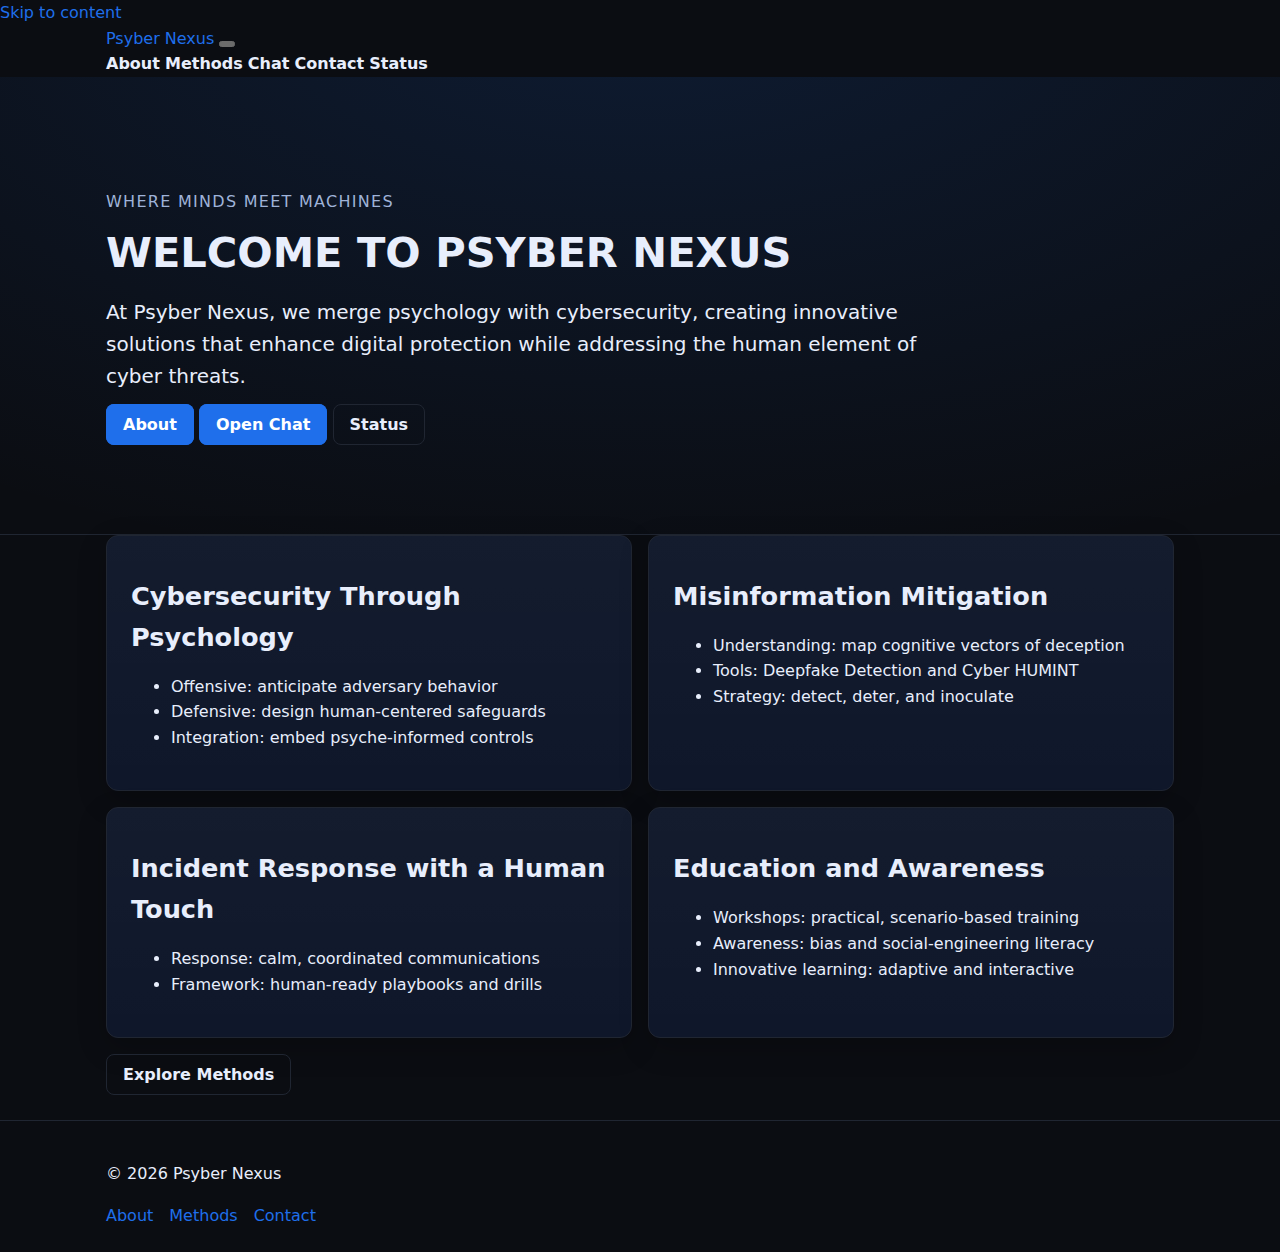
<file: index.html>
<!doctype html>
<html lang="en" data-theme="dark">
<head>
  <meta charset="utf-8">
  <title>Psyber Nexus</title>
  <meta name="description" content="Psyber Nexus merges psychology with cybersecurity to enhance digital protection while addressing the human element of cyber threats.">
  <meta name="viewport" content="width=device-width, initial-scale=1">
  <meta name="theme-color" content="#0b0d12">
  <meta name="color-scheme" content="dark">
  <link rel="icon" href="/favicon.svg" type="image/svg+xml">
  <link rel="manifest" href="/manifest.webmanifest">
  <link rel="stylesheet" href="/assets/css/site.css">
</head>
<body class="page">
  <a class="sr-only sr-only-focusable" href="#main">Skip to content</a>

  <header class="site-header" role="banner">
    <div class="wrap navbar">
      <a class="brand" href="/">Psyber Nexus</a>

      <button id="nav-toggle" class="hamburger" aria-controls="site-nav" aria-expanded="false" aria-label="Menu">
        <span></span><span></span><span></span>
      </button>

      <!-- Desktop nav (visible ≥900px) -->
      <nav id="site-nav" class="nav nav-inline" aria-label="Primary">
        <a href="/about/">About</a>
        <a href="/methods/">Methods</a>
        <a href="/chat/">Chat</a>
        <a href="/contact/">Contact</a>
        <a href="/api/health">Status</a>
      </nav>
    </div>

    <!-- Mobile overlay menu -->
    <div id="nav-overlay" class="nav-overlay" hidden>
      <nav class="nav-panel" aria-label="Primary">
        <a href="/about/">About</a>
        <a href="/methods/">Methods</a>
        <a href="/chat/">Chat</a>
        <a href="/contact/">Contact</a>
        <a href="/api/health">Status</a>
      </nav>
    </div>
  </header>

  <main id="main" tabindex="-1">
    <section class="hero">
      <div class="wrap">
        <p class="kicker">Where Minds Meet Machines</p>
        <h1>WELCOME TO PSYBER NEXUS</h1>
        <p class="lede">
          At Psyber Nexus, we merge psychology with cybersecurity, creating innovative solutions that enhance digital protection while addressing the human element of cyber threats.
        </p>
        <div class="actions">
          <a class="btn" href="/about/">About</a>
          <a class="btn" href="/chat/">Open Chat</a>
          <a class="btn ghost" href="/api/health">Status</a>
        </div>
      </div>
    </section>

    <section class="features">
      <div class="wrap">
        <div class="grid">
          <article class="card">
            <h3>Cybersecurity Through Psychology</h3>
            <ul>
              <li>Offensive: anticipate adversary behavior</li>
              <li>Defensive: design human-centered safeguards</li>
              <li>Integration: embed psyche-informed controls</li>
            </ul>
          </article>
          <article class="card">
            <h3>Misinformation Mitigation</h3>
            <ul>
              <li>Understanding: map cognitive vectors of deception</li>
              <li>Tools: Deepfake Detection and Cyber HUMINT</li>
              <li>Strategy: detect, deter, and inoculate</li>
            </ul>
          </article>
          <article class="card">
            <h3>Incident Response with a Human Touch</h3>
            <ul>
              <li>Response: calm, coordinated communications</li>
              <li>Framework: human-ready playbooks and drills</li>
            </ul>
          </article>
          <article class="card">
            <h3>Education and Awareness</h3>
            <ul>
              <li>Workshops: practical, scenario-based training</li>
              <li>Awareness: bias and social-engineering literacy</li>
              <li>Innovative learning: adaptive and interactive</li>
            </ul>
          </article>
        </div>
        <div class="cta-more">
          <a class="btn ghost" href="/methods/">Explore Methods</a>
        </div>
      </div>
    </section>

    
  </main>

  <footer class="footer" role="contentinfo">
    <div class="wrap">
      <p>&copy; <span id="year"></span> Psyber Nexus</p>
      <nav aria-label="Footer">
        <a href="/about/">About</a>
        <a href="/methods/">Methods</a>
        <a href="/contact/">Contact</a>
      </nav>
    </div>
  </footer>

  <div id="toast" aria-live="polite" aria-atomic="true"></div>

  <noscript><div class="noscript">For the AI console and enhanced navigation, please enable JavaScript.</div></noscript>
  <script src="/assets/js/app.js" type="module"></script>
</body>
</html>
</file>
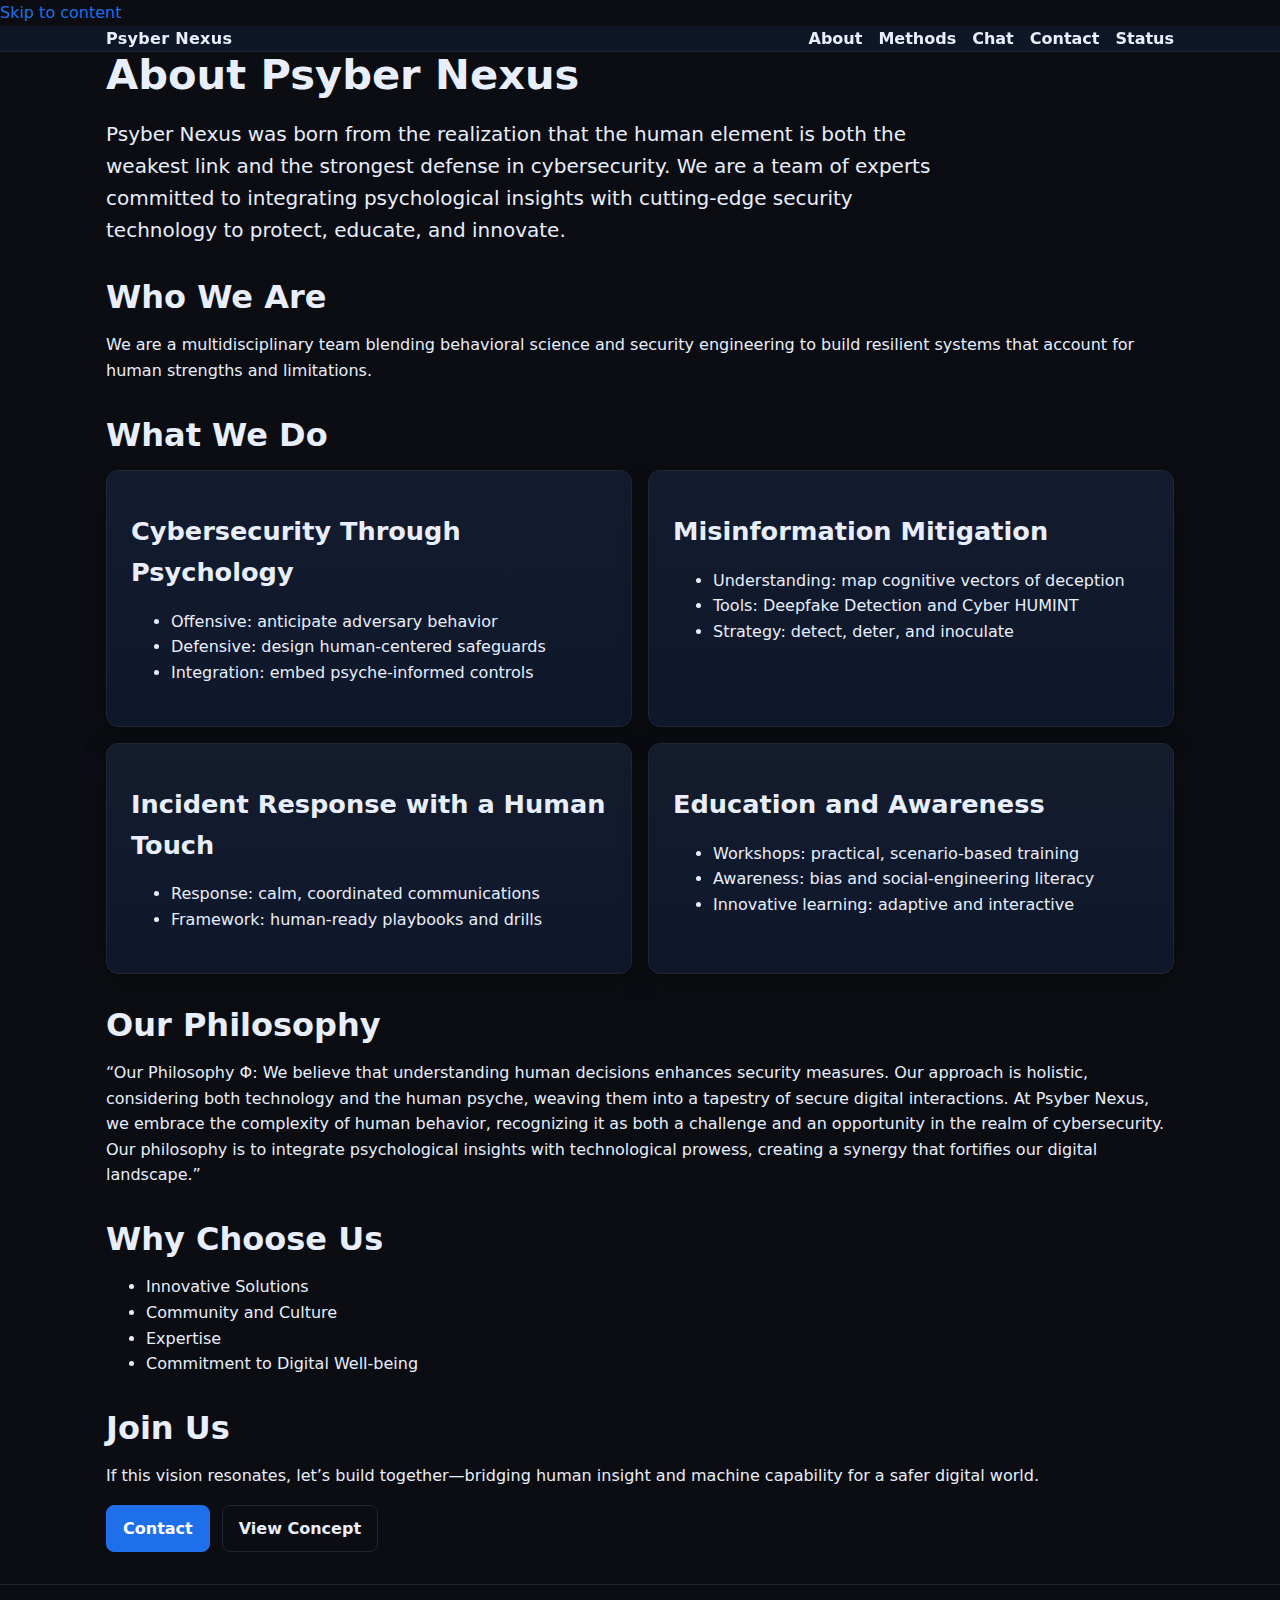
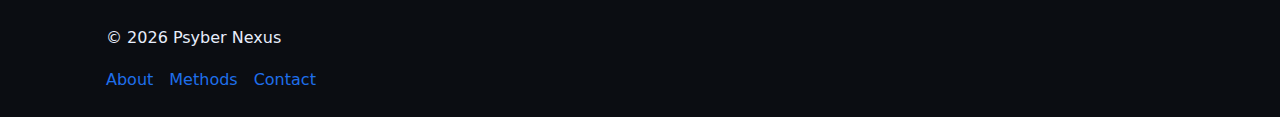
<file: about/index.html>
<!doctype html>
<html lang="en" data-theme="dark">
<head>
  <meta charset="utf-8">
  <title>About Psyber Nexus</title>
  <meta name="description" content="About Psyber Nexus: integrating psychology with cybersecurity.">
  <meta name="viewport" content="width=device-width, initial-scale=1">
  <meta name="theme-color" content="#0b0d12">
  <meta name="color-scheme" content="dark">
  <link rel="icon" href="/favicon.svg" type="image/svg+xml">
  <link rel="manifest" href="/manifest.webmanifest">
  <link rel="stylesheet" href="/assets/css/site.css">
</head>
<body>
  <a class="sr-only sr-only-focusable" href="#main">Skip to content</a>

  <header class="header" role="banner">
    <div class="wrap">
      <div class="brand"><a class="logo" href="/">Psyber Nexus</a></div>
      <button id="nav-toggle" class="btn ghost nav-toggle" aria-expanded="false" aria-controls="primary-nav">Menu</button>
      <nav id="primary-nav" class="nav" aria-label="Primary">
        <ul class="nav-list">
          <li><a aria-current="page" href="/about/">About</a></li>
          <li><a href="/methods/">Methods</a></li>
          <li><a href="/chat/">Chat</a></li>
          <li><a href="/contact/">Contact</a></li>
          <li><a href="/api/health">Status</a></li>
        </ul>
      </nav>
    </div>
  </header>

  <main id="main" tabindex="-1" class="wrap">
    <h1>About Psyber Nexus</h1>
    <p class="lede">
      Psyber Nexus was born from the realization that the human element is both the weakest link and the strongest defense in cybersecurity. We are a team of experts committed to integrating psychological insights with cutting-edge security technology to protect, educate, and innovate.
    </p>

    <section id="who-we-are" class="stack">
      <h2>Who We Are</h2>
      <p>We are a multidisciplinary team blending behavioral science and security engineering to build resilient systems that account for human strengths and limitations.</p>
    </section>

    <section id="what-we-do" class="stack">
      <h2>What We Do</h2>
      <div class="grid">
        <article class="card">
          <h3>Cybersecurity Through Psychology</h3>
          <ul>
            <li>Offensive: anticipate adversary behavior</li>
            <li>Defensive: design human-centered safeguards</li>
            <li>Integration: embed psyche-informed controls</li>
          </ul>
        </article>
        <article class="card">
          <h3>Misinformation Mitigation</h3>
          <ul>
            <li>Understanding: map cognitive vectors of deception</li>
            <li>Tools: Deepfake Detection and Cyber HUMINT</li>
            <li>Strategy: detect, deter, and inoculate</li>
          </ul>
        </article>
        <article class="card">
          <h3>Incident Response with a Human Touch</h3>
          <ul>
            <li>Response: calm, coordinated communications</li>
            <li>Framework: human-ready playbooks and drills</li>
          </ul>
        </article>
        <article class="card">
          <h3>Education and Awareness</h3>
          <ul>
            <li>Workshops: practical, scenario-based training</li>
            <li>Awareness: bias and social-engineering literacy</li>
            <li>Innovative learning: adaptive and interactive</li>
          </ul>
        </article>
      </div>
    </section>

    <section id="philosophy" class="stack">
      <h2>Our Philosophy</h2>
      <p>
        “Our Philosophy Φ: We believe that understanding human decisions enhances security measures. Our approach is holistic, considering both technology and the human psyche, weaving them into a tapestry of secure digital interactions. At Psyber Nexus, we embrace the complexity of human behavior, recognizing it as both a challenge and an opportunity in the realm of cybersecurity. Our philosophy is to integrate psychological insights with technological prowess, creating a synergy that fortifies our digital landscape.”
      </p>
    </section>

    <section id="why-choose" class="stack">
      <h2>Why Choose Us</h2>
      <ul>
        <li>Innovative Solutions</li>
        <li>Community and Culture</li>
        <li>Expertise</li>
        <li>Commitment to Digital Well-being</li>
      </ul>
    </section>

    <section id="join-us" class="stack">
      <h2>Join Us</h2>
      <p>If this vision resonates, let’s build together—bridging human insight and machine capability for a safer digital world.</p>
      <div class="row">
        <a class="btn" href="/contact/">Contact</a>
        <a class="btn ghost" href="https://jgwalsh.com/projects/psyber-nexus/" target="_blank" rel="noopener">View Concept</a>
      </div>
    </section>
  </main>

  <footer class="footer" role="contentinfo">
    <div class="wrap">
      <p>&copy; <span id="year"></span> Psyber Nexus</p>
      <nav aria-label="Footer">
        <a aria-current="page" href="/about/">About</a>
        <a href="/methods/">Methods</a>
        <a href="/contact/">Contact</a>
      </nav>
    </div>
  </footer>

  <script src="/assets/js/app.js" type="module"></script>
</body>
</html>
</file>
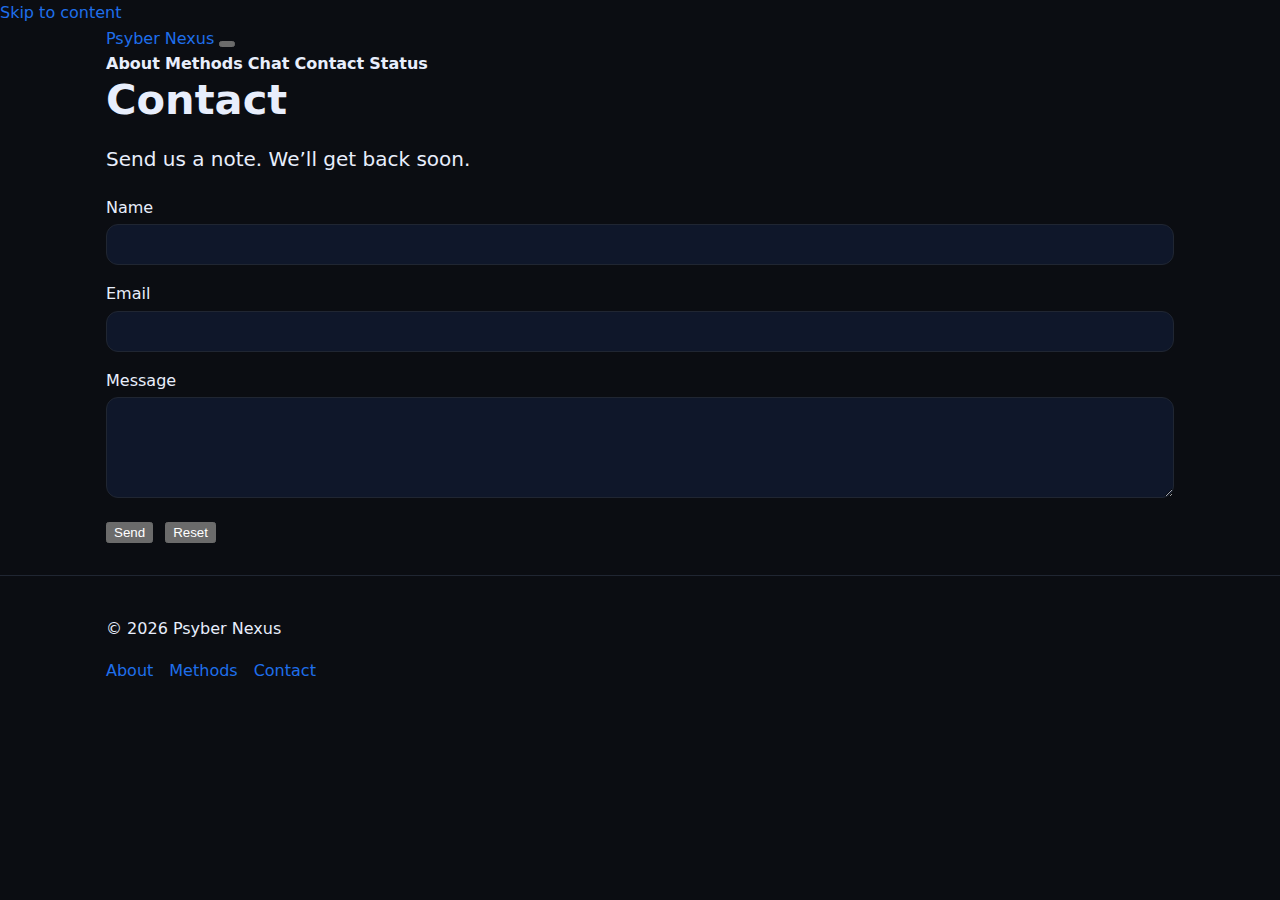
<file: contact/index.html>
<!doctype html>
<html lang="en" data-theme="dark">
<head>
  <meta charset="utf-8">
  <title>Contact · Psyber Nexus</title>
  <meta name="description" content="Contact Psyber Nexus.">
  <meta name="viewport" content="width=device-width, initial-scale=1">
  <meta name="theme-color" content="#0b0d12">
  <meta name="color-scheme" content="dark">
  <link rel="icon" href="/favicon.svg" type="image/svg+xml">
  <link rel="manifest" href="/manifest.webmanifest">
  <link rel="preconnect" href="https://fonts.googleapis.com">
  <link rel="preconnect" href="https://fonts.gstatic.com" crossorigin>
  <link href="https://fonts.googleapis.com/css2?family=Inter:wght@400;600;700&family=Source+Code+Pro:wght@400;700&family=Source+Serif+4:wght@400;600&display=swap" rel="stylesheet">
  <link rel="stylesheet" href="/assets/css/site.css">
</head>
<body class="page">
  <a class="sr-only sr-only-focusable" href="#main">Skip to content</a>

  <header class="site-header" role="banner">
    <div class="wrap navbar">
      <a class="brand" href="/">Psyber Nexus</a>

      <button id="nav-toggle" class="hamburger" aria-controls="site-nav" aria-expanded="false" aria-label="Menu">
        <span></span><span></span><span></span>
      </button>

      <nav id="site-nav" class="nav nav-inline" aria-label="Primary">
        <a href="/about/">About</a>
        <a href="/methods/">Methods</a>
        <a href="/chat/">Chat</a>
        <a aria-current="page" href="/contact/">Contact</a>
        <a href="/api/health">Status</a>
      </nav>
    </div>

    <div id="nav-overlay" class="nav-overlay" hidden>
      <nav class="nav-panel" aria-label="Primary">
        <a href="/about/">About</a>
        <a href="/methods/">Methods</a>
        <a href="/chat/">Chat</a>
        <a aria-current="page" href="/contact/">Contact</a>
        <a href="/api/health">Status</a>
      </nav>
    </div>
  </header>

  <main id="main" tabindex="-1" class="wrap">
    <h1>Contact</h1>
    <p class="lede">Send us a note. We’ll get back soon.</p>

    <form id="contact-form" class="stack" method="post" action="/api/contact" novalidate>
      <div class="field">
        <label for="name">Name</label>
        <input id="name" name="name" autocomplete="name" required>
      </div>
      <div class="field">
        <label for="email">Email</label>
        <input id="email" name="email" type="email" inputmode="email" autocomplete="email" required>
      </div>
      <div class="field">
        <label for="message">Message</label>
        <textarea id="message" name="message" rows="5" required></textarea>
      </div>

      <div id="cf-turnstile" class="field" aria-hidden="true"></div>

      <div class="row">
        <button class="pn-btn" type="submit">Send</button>
        <button class="pn-btn-secondary" type="reset">Reset</button>
      </div>
    </form>
  </main>

  <footer class="footer" role="contentinfo">
    <div class="wrap">
      <p>&copy; <span id="year"></span> Psyber Nexus</p>
      <nav aria-label="Footer">
        <a href="/about/">About</a>
        <a href="/methods/">Methods</a>
        <a aria-current="page" href="/contact/">Contact</a>
      </nav>
    </div>
  </footer>

  <div id="toast" aria-live="polite" aria-atomic="true"></div>
  <script src="/assets/js/app.js" type="module"></script>
</body>
</html>
</file>
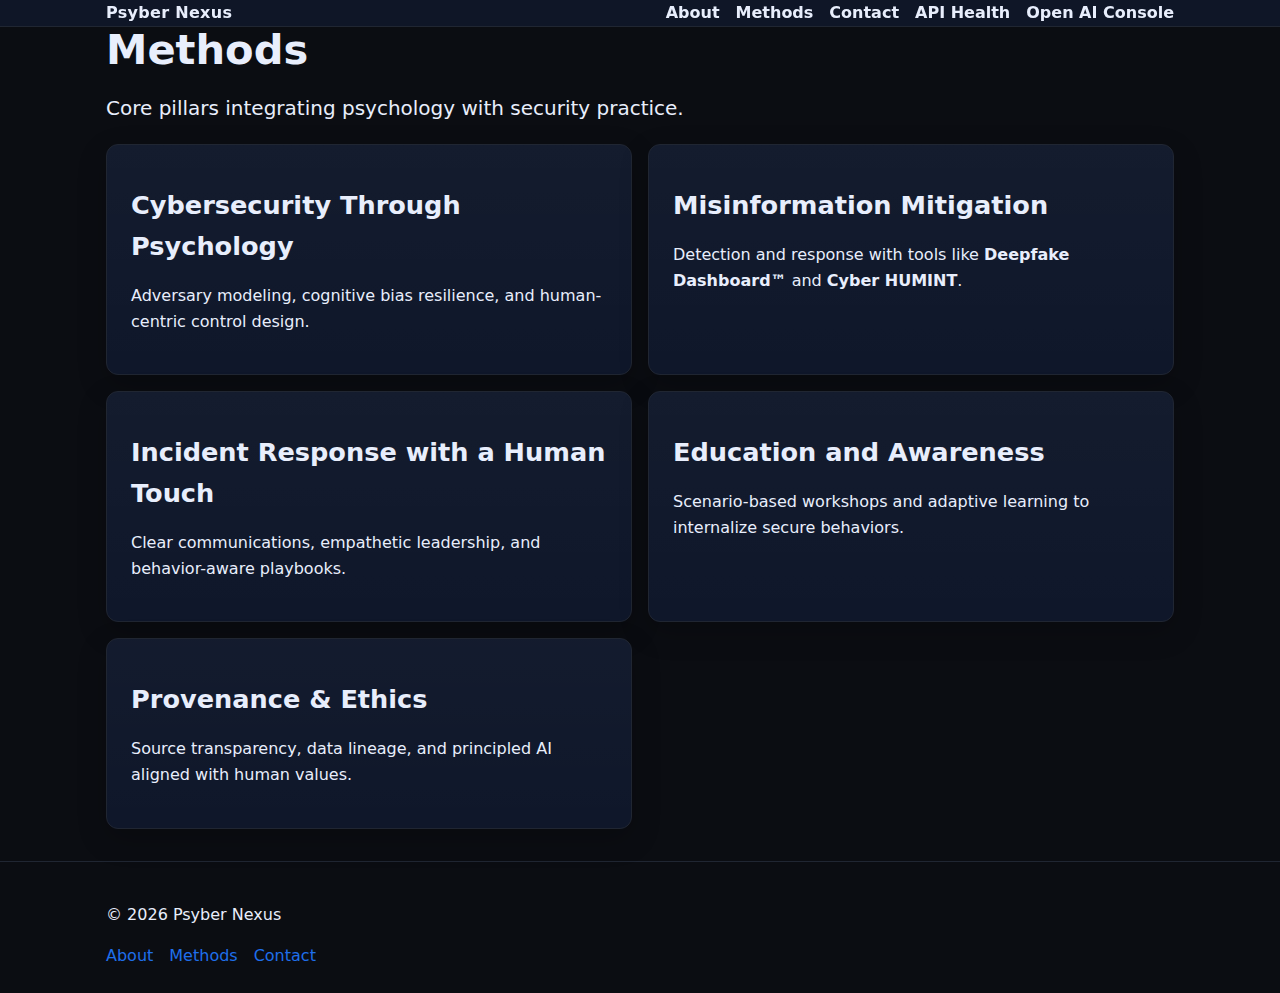
<file: methods/index.html>
<!doctype html>
<html lang="en" data-theme="dark">
<head>
  <meta charset="utf-8">
  <title>Methods · Psyber Nexus</title>
  <meta name="description" content="Core pillars and methods at Psyber Nexus.">
  <meta name="viewport" content="width=device-width, initial-scale=1">
  <meta name="theme-color" content="#0b0d12">
  <meta name="color-scheme" content="dark">
  <link rel="icon" href="/favicon.svg" type="image/svg+xml">
  <link rel="manifest" href="/manifest.webmanifest">
  <link rel="stylesheet" href="/assets/css/site.css">
</head>
<body>
  <a class="skip" href="#main">Skip to main content</a>

  <header class="header" role="banner">
    <div class="wrap">
      <div class="brand"><a class="logo" href="/">Psyber Nexus</a></div>
      <button id="nav-toggle" class="btn ghost nav-toggle" aria-expanded="false" aria-controls="primary-nav">Menu</button>
      <nav id="primary-nav" class="nav" aria-label="Primary">
        <ul class="nav-list">
          <li><a href="/about/">About</a></li>
          <li><a aria-current="page" href="/methods/">Methods</a></li>
          <li><a href="/contact/">Contact</a></li>
          <li><a href="/api/health">API Health</a></li>
          <li><a href="/#console">Open AI Console</a></li>
        </ul>
      </nav>
    </div>
  </header>

  <main id="main" tabindex="-1" class="wrap">
    <h1>Methods</h1>
    <p class="lede">Core pillars integrating psychology with security practice.</p>

    <div class="grid">
      <article class="card">
        <h3>Cybersecurity Through Psychology</h3>
        <p>Adversary modeling, cognitive bias resilience, and human-centric control design.</p>
      </article>
      <article class="card">
        <h3>Misinformation Mitigation</h3>
        <p>Detection and response with tools like <strong>Deepfake Dashboard™</strong> and <strong>Cyber HUMINT</strong>.</p>
      </article>
      <article class="card">
        <h3>Incident Response with a Human Touch</h3>
        <p>Clear communications, empathetic leadership, and behavior-aware playbooks.</p>
      </article>
      <article class="card">
        <h3>Education and Awareness</h3>
        <p>Scenario-based workshops and adaptive learning to internalize secure behaviors.</p>
      </article>
      <article class="card">
        <h3>Provenance &amp; Ethics</h3>
        <p>Source transparency, data lineage, and principled AI aligned with human values.</p>
      </article>
    </div>
  </main>

  <footer class="footer" role="contentinfo">
    <div class="wrap">
      <p>&copy; <span id="year"></span> Psyber Nexus</p>
      <nav aria-label="Footer">
        <a href="/about/">About</a>
        <a aria-current="page" href="/methods/">Methods</a>
        <a href="/contact/">Contact</a>
      </nav>
    </div>
  </footer>

  <script src="/assets/js/app.js" type="module"></script>
</body>
</html>
</file>
<file: assets/css/site.css>
:root {
  --bg:#0b0d12;
  --surface:#0f172a;
  --ink:#e8eefc;
  --muted:#9fb3d9;
  --line:#202632;
  --brand:#1f6feb;
  --accent:#008080;
  --radius:12px;
  --space-1:4px;
  --space-2:8px;
  --space-3:12px;
  --space-4:16px;
  --space-5:24px;
  --space-6:32px;
  --maxw:1100px;

  --font-sans: ui-sans-serif, system-ui, -apple-system, Segoe UI, Roboto, "Helvetica Neue", Arial, "Noto Sans", "Liberation Sans", sans-serif;
  --font-mono: ui-monospace, SFMono-Regular, Menlo, Monaco, Consolas, "Liberation Mono", "Courier New", monospace;

  --step--1: clamp(0.78rem, 0.74rem + 0.2vw, 0.9rem);
  --step-0: clamp(0.9rem, 0.85rem + 0.35vw, 1rem);
  --step-1: clamp(1.05rem, 0.95rem + 0.6vw, 1.25rem);
  --step-2: clamp(1.25rem, 1.1rem + 0.9vw, 1.6rem);
  --step-3: clamp(1.5rem, 1.25rem + 1.4vw, 2rem);
  --step-4: clamp(1.85rem, 1.5rem + 2.2vw, 2.6rem);
}

* { box-sizing: border-box; }
html, body { height: 100%; }
html { background: var(--bg); color-scheme: dark; }
body {
  margin: 0;
  color: var(--ink);
  background: var(--bg);
  font-family: var(--font-sans);
  line-height: 1.6;
  font-size: var(--step-0);
}

a { color: var(--brand); text-decoration: none; }
a:hover, a:focus-visible { text-decoration: underline; }

img { max-width: 100%; height: auto; }

.skip {
  position: absolute; left: -999px; top: auto;
  width: 1px; height: 1px; overflow: hidden;
}
.skip:focus { position: static; width: auto; height: auto; padding: var(--space-2); background: var(--surface); border-radius: var(--radius); }

.wrap { max-width: var(--maxw); margin-inline: auto; padding-inline: var(--space-4); }
.stack > * + * { margin-top: var(--space-4); }
.row { display: flex; gap: var(--space-3); flex-wrap: wrap; align-items: center; }
.grid { display: grid; gap: var(--space-4); grid-template-columns: 1fr; }
@media (min-width: 700px) { .grid { grid-template-columns: repeat(2, 1fr); } }

.header {
  position: sticky; top: 0; z-index: 20;
  background: rgba(15, 23, 42, 0.9);
  backdrop-filter: blur(6px);
  border-bottom: 1px solid var(--line);
}
.header .wrap { display: flex; align-items: center; justify-content: space-between; gap: var(--space-3); }
.brand .logo { color: var(--ink); font-weight: 700; letter-spacing: 0.3px; }
.nav { position: fixed; inset: 0 0 auto 0; top: 56px; background: var(--surface); transform: translateY(-100%); transition: transform .2s ease; border-bottom: 1px solid var(--line); }
.nav-list { list-style: none; margin: 0; padding: var(--space-4); display: grid; gap: var(--space-3); }
.nav a { color: var(--ink); font-weight: 600; }
.nav-toggle { min-width: 44px; min-height: 44px; }
body[data-nav-open="true"] .nav { transform: translateY(0); }
@media (min-width: 900px) {
  .nav { position: static; transform: none; background: transparent; border: 0; top: auto; }
  .nav-list { display: flex; gap: var(--space-4); padding: 0; }
  .nav-toggle { display: none; }
}

.hero { padding-block: clamp(48px, 10vw, 96px); background: radial-gradient(1200px 600px at 50% -20%, rgba(31,111,235,0.15), transparent), var(--bg); border-bottom: 1px solid var(--line); }
.kicker { color: var(--muted); font-size: var(--step-0); text-transform: uppercase; letter-spacing: 0.08em; }
h1 { font-size: var(--step-4); line-height: 1.1; margin: 0 0 var(--space-4); }
h2 { font-size: var(--step-3); line-height: 1.2; margin: var(--space-6) 0 var(--space-3); }
h3 { font-size: var(--step-2); margin: var(--space-4) 0 var(--space-2); }
.lede { font-size: var(--step-1); color: var(--ink); max-width: 65ch; }

.btn {
  appearance: none; border: 1px solid var(--brand); color: white; background: var(--brand);
  border-radius: calc(var(--radius) - 4px); padding: 10px 16px; font-weight: 600;
}
.btn:hover, .btn:focus-visible { filter: brightness(1.05); }
.btn.ghost { background: transparent; color: var(--ink); border-color: var(--line); }
.btn[disabled] { opacity: .6; cursor: not-allowed; }

.card {
  background: linear-gradient(180deg, rgba(255,255,255,0.02), transparent), var(--surface);
  border: 1px solid var(--line);
  border-radius: var(--radius);
  padding: var(--space-5);
  box-shadow: 0 10px 30px rgba(0,0,0,0.2);
}

.features .grid { display: grid; gap: var(--space-4); grid-template-columns: 1fr; }
@media (min-width: 700px) { .features .grid { grid-template-columns: repeat(2, 1fr); } }
.cta-more { margin-top: var(--space-5); }

.console .panel {
  background: #0b1220;
  border: 1px solid var(--line);
  border-radius: var(--radius);
  padding: var(--space-3);
  margin-top: var(--space-4);
}
.output {
  font-family: var(--font-mono);
  font-size: var(--step--1);
  white-space: pre-wrap;
  max-height: 45vh;
  overflow: auto;
}
.spinner {
  width: 18px; height: 18px; border-radius: 50%;
  border: 2px solid rgba(255,255,255,0.25);
  border-top-color: var(--accent);
  display: inline-block;
  animation: spin 0.8s linear infinite;
}
@keyframes spin { to { transform: rotate(360deg); } }

.footer { border-top: 1px solid var(--line); margin-top: var(--space-6); padding: var(--space-5) 0; }
.footer nav { display: flex; gap: var(--space-4); flex-wrap: wrap; }

.field label { display: block; margin-bottom: var(--space-1); }
input, textarea {
  width: 100%; color: var(--ink); background: var(--surface);
  border: 1px solid var(--line); border-radius: var(--radius); padding: var(--space-3);
}
input:focus-visible, textarea:focus-visible, .btn:focus-visible, a:focus-visible {
  outline: 2px solid var(--accent);
  outline-offset: 2px;
}

.visually-hidden {
  position: absolute; width: 1px; height: 1px; padding: 0; margin: -1px; overflow: hidden;
  clip: rect(0 0 0 0); white-space: nowrap; border: 0;
}
.noscript { padding: var(--space-2); margin: var(--space-3); background: var(--surface); border: 1px solid var(--line); border-radius: var(--radius); }
.muted { color: var(--muted); }

#toast {
  position: fixed; bottom: 20px; left: 50%; transform: translateX(-50%);
  max-width: 90vw; background: var(--surface); color: var(--ink);
  border: 1px solid var(--line); border-radius: var(--radius);
  padding: var(--space-3) var(--space-4); box-shadow: 0 8px 24px rgba(0,0,0,0.35);
  display: none;
}
#toast.show { display: block; }

@media (prefers-reduced-motion: reduce) {
  *, *::before, *::after { animation: none !important; transition: none !important; scroll-behavior: auto !important; }
}
</file>
